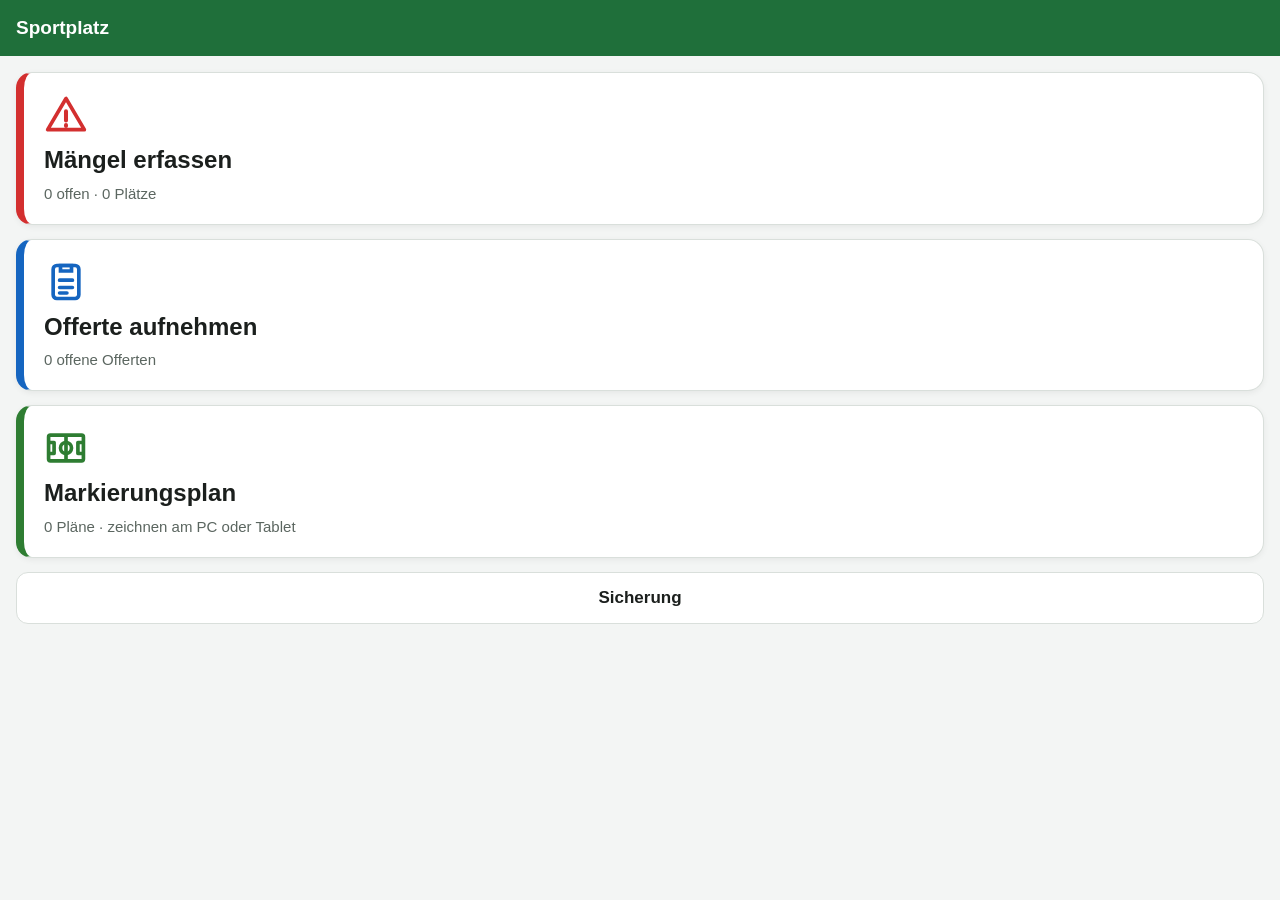
<file: index.html>
<!doctype html>
<html lang="de-CH">
<head>
  <meta charset="utf-8">
  <meta name="viewport" content="width=device-width, initial-scale=1, viewport-fit=cover">
  <title>Mängel Sportplatz</title>
  <meta name="theme-color" content="#1f6f3a">
  <meta name="apple-mobile-web-app-capable" content="yes">
  <meta name="mobile-web-app-capable" content="yes">
  <meta name="apple-mobile-web-app-status-bar-style" content="default">
  <meta name="apple-mobile-web-app-title" content="Mängel">
  <link rel="manifest" href="manifest.webmanifest">
  <link rel="icon" type="image/png" sizes="192x192" href="icons/icon-192.png">
  <link rel="apple-touch-icon" href="icons/apple-touch-icon.png">
  <link rel="stylesheet" href="vendor/leaflet-1.9.4/leaflet.css">
  <link rel="stylesheet" href="css/app.css">
</head>
<body>
  <header class="kopf">
    <button type="button" id="zurueck" class="kopf-knopf" aria-label="Zurück" hidden>
      <svg viewBox="0 0 24 24" width="28" height="28" aria-hidden="true"><path d="M15 5l-7 7 7 7" fill="none" stroke="currentColor" stroke-width="2.5" stroke-linecap="round" stroke-linejoin="round"/></svg>
    </button>
    <h1 id="titel">Plätze</h1>
    <button type="button" id="kopf-aktion" class="kopf-knopf text" hidden></button>
  </header>
  <main id="ansicht"></main>
  <div id="meldung" class="meldung" role="status" aria-live="polite" hidden></div>

  <noscript>Diese App braucht JavaScript.</noscript>
  <script src="vendor/leaflet-1.9.4/leaflet.js"></script>
  <script type="module" src="js/app.js"></script>
</body>
</html>
</file>
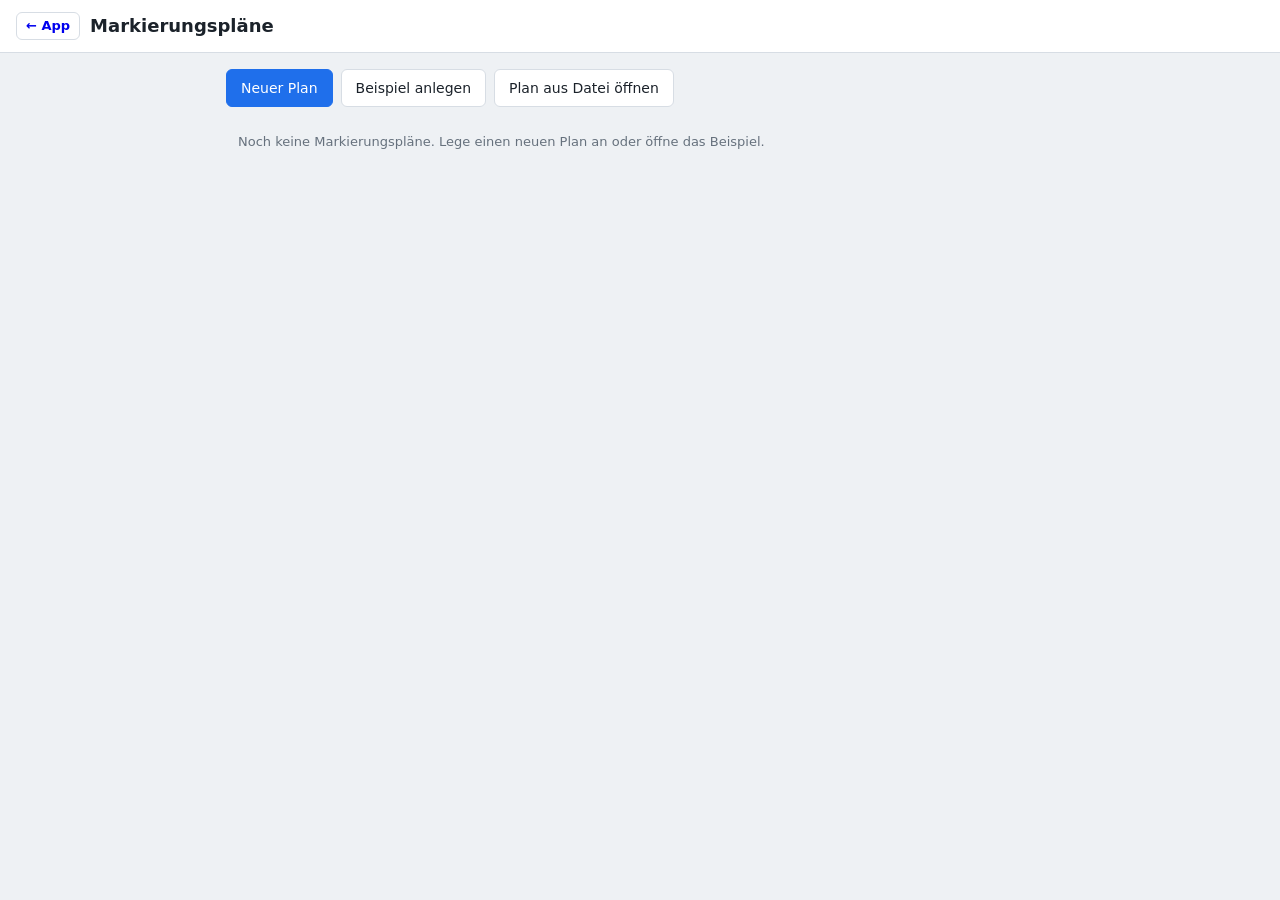
<file: markierung.html>
<!doctype html>
<html lang="de-CH">
<head>
  <meta charset="utf-8">
  <meta name="viewport" content="width=device-width, initial-scale=1, viewport-fit=cover">
  <title>Markierungspläne</title>
  <meta name="theme-color" content="#1f6f3a">
  <link rel="manifest" href="manifest.webmanifest">
  <link rel="icon" type="image/png" sizes="192x192" href="icons/icon-192.png">
  <link rel="apple-touch-icon" href="icons/apple-touch-icon.png">
  <link rel="stylesheet" href="css/markierung.css">
</head>
<body>

<!-- ===== Liste der Markierungspläne ===== -->
<div id="liste">
  <div class="liste-kopf">
    <a class="btn zurueck" href="index.html#/">← App</a>
    <h1>Markierungspläne</h1>
  </div>
  <div class="liste-inhalt">
    <p class="hinweis-handy">Auf dem Handy kannst du Pläne ansehen, Warnungen prüfen und das PDF holen. Bearbeiten geht am PC oder Tablet.</p>
    <div class="liste-knoepfe">
      <button class="btn primary nur-pc" id="lNeu">Neuer Plan</button>
      <button class="btn nur-pc" id="lBeispiel">Beispiel anlegen</button>
      <button class="btn" id="lOeffnen">Plan aus Datei öffnen</button>
    </div>
    <ul id="plan-liste"></ul>
  </div>
</div>

<!-- ===== Planer ===== -->
<div id="planer">
<header>
  <a class="btn zurueck" href="#/" title="Zurück zur Liste der Pläne">← Pläne</a>
  <input id="projName" title="Name des Plans" spellcheck="false">
  <div class="sep nur-pc"></div>
  <button class="btn nur-pc" id="bUndo" title="Rückgängig (Ctrl+Z)">↶</button>
  <button class="btn nur-pc" id="bRedo" title="Wiederholen (Ctrl+Y)">↷</button>
  <span class="wcount" id="wcount" title="Warnungen anzeigen"></span>
  <div class="spacer"></div>
  <details class="menu" id="mAnsicht"><summary class="btn">Ansicht ▾</summary>
    <div class="pop pop-r">
      <div class="pop-t">Anzeigen</div>
      <label class="mchk"><input type="checkbox" id="sGrid"> Raster</label>
      <label class="mchk"><input type="checkbox" id="sSafety"> Sicherheitszonen</label>
      <label class="mchk"><input type="checkbox" id="sDims"> Abstände zum Platzrand</label>
      <label class="mchk"><input type="checkbox" id="sNotes"> Beschriftung</label>
      <label class="mchk"><input type="checkbox" id="sThick"> Linien betonen</label>
      <label class="mchk nur-pc"><input type="checkbox" id="sGaps"> Kreuzungen unterbrechen</label>
      <label class="mchk"><input type="checkbox" id="sUnterlage"> CAD-Unterlage</label>
      <div class="pop-t nur-pc">Beim Ziehen</div>
      <label class="mchk nur-pc" title="Am Platzrand, in der Platzmitte und an der Sicherheitszone einrasten (Alt gedrückt = ohne)"><input type="checkbox" id="sMagnet"> Einrasten</label>
      <label class="mchk nur-pc">Fang <select id="sSnap"><option value="0">aus</option><option value="0.01">1 cm</option><option value="0.05">5 cm</option><option value="0.1">10 cm</option><option value="0.5">50 cm</option><option value="1">1 m</option></select></label>
    </div>
  </details>
  <details class="menu" id="mExport"><summary class="btn">Ausgabe ▾</summary>
    <div class="pop pop-r">
      <button data-exp="json" title="Zum Weitergeben oder als Sicherung (Ctrl+S)">Plan als Datei speichern</button>
      <hr>
      <button data-exp="print">Plan drucken / als PDF</button>
      <button data-exp="dxf">DXF für CAD (Meter)</button>
      <button data-exp="svg">SVG (Vektorgrafik)</button>
      <button data-exp="csv">Mengenliste (CSV)</button>
      <button data-exp="pts">Einbauteile mit Koordinaten (CSV)</button>
    </div>
  </details>
  <button class="btn nur-pc" id="bHilfe" title="Bedienung">?</button>
</header>

<div id="app">
  <aside id="left">
    <!-- Abschnitte: Titel anklicken = ein-/zuklappen (Zustand wird auf dem Gerät gemerkt) -->
    <section class="nur-pc ab" data-ab="platz">
      <h3 class="abk"><button class="abk-b" data-ab="platz" aria-expanded="true"><span class="pfeil"></span>1 · Platz</button><span class="abk-z" id="zPlatz"></span></h3>
      <div class="ab-inhalt">
        <div class="g2">
          <label class="fld"><span>Länge <em>(m)</em></span><input type="number" id="pL" step="0.5" min="5" max="300"></label>
          <label class="fld"><span>Breite <em>(m)</em></span><input type="number" id="pB" step="0.5" min="5" max="300"></label>
        </div>
        <label class="fld" title="Der Belagsrand ist die Grenze für alle Prüfungen"><span>Belag</span><select id="pBelag"></select></label>
        <div id="randInfo"></div>
      </div>
    </section>
    <section class="nur-pc ab" data-ab="unterlage">
      <h3 class="abk"><button class="abk-b" data-ab="unterlage" aria-expanded="true"><span class="pfeil"></span>2 · CAD-Unterlage</button><span class="abk-z" id="zUnterlage"></span><button class="ib" id="uAuge" title="Unterlage ein-/ausblenden" hidden></button></h3>
      <div class="ab-inhalt"><div id="uBox"></div></div>
    </section>
    <section class="nur-pc ab" data-ab="feld">
      <h3 class="abk"><button class="abk-b" data-ab="feld" aria-expanded="true"><span class="pfeil"></span>3 · Feld hinzufügen</button><span class="abk-z" id="zFeld"></span></h3>
      <div class="ab-inhalt">
        <label class="fld"><span>Sportart</span><select id="addSport"></select></label>
        <label class="fld"><span>Normstufe</span><select id="addStufe"></select></label>
        <div class="small muted" id="addInfo" style="margin-bottom:8px"></div>
        <button class="btn primary wide" id="bAdd">Feld auf den Platz setzen</button>
      </div>
    </section>
    <section class="ab" data-ab="liste">
      <h3 class="abk"><button class="abk-b" data-ab="liste" aria-expanded="true"><span class="pfeil"></span>Felder im Plan</button><span class="abk-z" id="zListe"></span></h3>
      <div class="ab-inhalt"><div id="list"></div></div>
    </section>
  </aside>

  <main id="stage">
    <svg id="svg" xmlns="http://www.w3.org/2000/svg"><g id="vp"><g id="grund"></g><g id="unterlage"></g><g id="content"></g><g id="overlay"></g></g></svg>
    <div class="hud tc" id="modusHint" hidden></div>
    <div class="hud bl"><div id="scalebar"><div class="bar"></div><span></span></div></div>
    <div class="hud br" id="coords"></div>
    <div class="hud tr"><button id="zIn" title="Vergrössern">+</button><button id="zOut" title="Verkleinern">−</button><button id="zFit" title="Platz einpassen (F)">⤢</button></div>
  </main>

  <aside id="right">
    <div class="tabs">
      <button data-tab="props" class="on">Feld</button>
      <button data-tab="warn">Warnungen</button>
      <button data-tab="qty">Mengen</button>
      <button data-tab="pts">Einbauteile</button>
    </div>
    <div class="tabbody" id="tab-props"></div>
    <div class="tabbody" id="tab-warn" hidden></div>
    <div class="tabbody" id="tab-qty" hidden></div>
    <div class="tabbody" id="tab-pts" hidden></div>
  </aside>
</div>
</div>

<input type="file" id="fileIn" accept=".json,application/json" hidden>
<input type="file" id="dxfIn" accept=".dxf" hidden>

<dialog id="dlgHilfe" class="hilfe">
  <h2>Bedienung</h2>
  <h4>Platz</h4>
  <ul class="help">
    <li>Der Belagsrand ist die Grenze für alle Prüfungen.</li>
    <li>Koordinaten: ab Platzecke oben links, X nach rechts, Y nach unten.</li>
    <li>Der Plan wird automatisch gespeichert.</li>
  </ul>
  <h4>Felder</h4>
  <ul class="help">
    <li>Feld anklicken = auswählen, ziehen = verschieben. Nochmals klicken = darunterliegendes Feld wählen.</li>
    <li>Runder Griff = drehen (15°-Schritte, <kbd>Shift</kbd> = 1°).</li>
    <li>Beim Ziehen rastet das Feld am Platzrand, in der Platzmitte und an der Sicherheitszone ein (blaue Hilfslinie). <kbd>Alt</kbd> gedrückt halten = ohne Einrasten. Ein- und ausschalten unter «Ansicht».</li>
    <li>Pfeiltasten = 1 cm verschieben (<kbd>Shift</kbd>: 10 cm, <kbd>Ctrl</kbd>: 1 m), ohne Einrasten.</li>
    <li>Felder im Plan: Zeile nach oben oder unten ziehen = Priorität ändern (Tablet: am Griff ⠿). Zwischen zwei Zeilen loslassen = eigene Priorität, auf eine Zeile = gleiche Priorität wie diese. <kbd>Esc</kbd> = abbrechen.</li>
    <li>Weitsprung: Beim Ändern von Anlauf, Optionen und Drehung bleibt die Grube stehen. Die Grube darf über den Platzrand hinaus.</li>
  </ul>
  <h4>CAD-Unterlage</h4>
  <ul class="help">
    <li>DXF vom Architekten laden (auch binäres DXF; DWG zuerst als DXF speichern). Ebenen einzeln ausblenden.</li>
    <li>«Ausrichten»: Kante anklicken, die gerade werden soll, dann den Eckpunkt, der auf die Platzecke oben links kommt.</li>
    <li>«Platzrand übernehmen»: den Platzrand anklicken (geschlossene Linien werden bevorzugt) oder in die Platzfläche klicken (kleinste geschlossene Linie um den Punkt). Die gelbe Vorschau zeigt, was übernommen wird. Der Platz wird zum Vieleck, die längste Kante liegt waagrecht; alle Prüfungen gelten dann für den echten Rand.</li>
  </ul>
  <h4>Ansicht und Tasten</h4>
  <ul class="help">
    <li>Leere Fläche ziehen = Ansicht verschieben, Mausrad oder zwei Finger = Zoom, <kbd>F</kbd> = Platz einpassen.</li>
    <li><kbd>R</kbd> / <kbd>Shift</kbd>+<kbd>R</kbd> = 90° drehen, <kbd>Ctrl</kbd>+<kbd>D</kbd> = duplizieren, <kbd>Entf</kbd> = löschen.</li>
    <li><kbd>Ctrl</kbd>+<kbd>Z</kbd> / <kbd>Ctrl</kbd>+<kbd>Y</kbd> = rückgängig / wiederholen, <kbd>Ctrl</kbd>+<kbd>S</kbd> = Plan als Datei speichern.</li>
    <li>Abschnitte links: Titel anklicken = ein- oder zuklappen.</li>
  </ul>
  <div class="dlgbtns"><button class="btn primary" id="hilfeZu">Schliessen</button></div>
</dialog>

<dialog id="dlgPrint">
  <h2>Plan drucken / als PDF speichern</h2>
  <label class="fld"><span>Titel</span><input type="text" id="prTitle"></label>
  <div class="g2">
    <label class="fld"><span>Papier</span><select id="prPaper"><option value="A4L">A4 quer</option><option value="A4P">A4 hoch</option><option value="A3L" selected>A3 quer</option><option value="A3P">A3 hoch</option></select></label>
    <label class="fld"><span>Massstab</span><select id="prScale"><option value="fit">automatisch</option><option value="100">1:100</option><option value="200">1:200</option><option value="250">1:250</option><option value="500">1:500</option><option value="1000">1:1000</option></select></label>
  </div>
  <label class="chk"><input type="checkbox" id="prThick" checked> Linien für den Druck betonen (mind. 0.2 mm)</label>
  <label class="chk"><input type="checkbox" id="prSafety" checked> Sicherheitszonen einzeichnen</label>
  <label class="chk"><input type="checkbox" id="prWarn" checked> Warnliste auf dem Plan</label>
  <label class="chk"><input type="checkbox" id="prLage" checked> Lagemasse der Felder (Massketten am Platzrand)</label>
  <label class="chk"><input type="checkbox" id="prDetail" checked> Detailblatt pro Feld mit Massen und Eckpunkten zum Einmessen</label>
  <label class="chk"><input type="checkbox" id="prQty" checked> Mengen und Einbauteile auf der letzten Seite</label>
  <label class="chk" id="prUnterlageZeile" hidden><input type="checkbox" id="prUnterlage" checked> CAD-Unterlage hellgrau mitdrucken</label>
  <div class="info" id="prInfo"></div>
  <p class="small muted">Im Druckdialog «Als PDF speichern» wählen und die Skalierung auf 100 % lassen, damit der Massstab stimmt.</p>
  <div class="dlgbtns"><button class="btn" id="prCancel">Abbrechen</button><button class="btn primary" id="prGo">Drucken …</button></div>
</dialog>

<div id="meldung" class="meldung" role="status" aria-live="polite" hidden></div>
<div id="printArea"></div>

<noscript>Diese Seite braucht JavaScript.</noscript>
<script type="module" src="js/markierung/planer.js"></script>
</body>
</html>
</file>
<file: vendor/leaflet-1.9.4/leaflet.css>
/* required styles */

.leaflet-pane,
.leaflet-tile,
.leaflet-marker-icon,
.leaflet-marker-shadow,
.leaflet-tile-container,
.leaflet-pane > svg,
.leaflet-pane > canvas,
.leaflet-zoom-box,
.leaflet-image-layer,
.leaflet-layer {
	position: absolute;
	left: 0;
	top: 0;
	}
.leaflet-container {
	overflow: hidden;
	}
.leaflet-tile,
.leaflet-marker-icon,
.leaflet-marker-shadow {
	-webkit-user-select: none;
	   -moz-user-select: none;
	        user-select: none;
	  -webkit-user-drag: none;
	}
/* Prevents IE11 from highlighting tiles in blue */
.leaflet-tile::selection {
	background: transparent;
}
/* Safari renders non-retina tile on retina better with this, but Chrome is worse */
.leaflet-safari .leaflet-tile {
	image-rendering: -webkit-optimize-contrast;
	}
/* hack that prevents hw layers "stretching" when loading new tiles */
.leaflet-safari .leaflet-tile-container {
	width: 1600px;
	height: 1600px;
	-webkit-transform-origin: 0 0;
	}
.leaflet-marker-icon,
.leaflet-marker-shadow {
	display: block;
	}
/* .leaflet-container svg: reset svg max-width decleration shipped in Joomla! (joomla.org) 3.x */
/* .leaflet-container img: map is broken in FF if you have max-width: 100% on tiles */
.leaflet-container .leaflet-overlay-pane svg {
	max-width: none !important;
	max-height: none !important;
	}
.leaflet-container .leaflet-marker-pane img,
.leaflet-container .leaflet-shadow-pane img,
.leaflet-container .leaflet-tile-pane img,
.leaflet-container img.leaflet-image-layer,
.leaflet-container .leaflet-tile {
	max-width: none !important;
	max-height: none !important;
	width: auto;
	padding: 0;
	}

.leaflet-container img.leaflet-tile {
	/* See: https://bugs.chromium.org/p/chromium/issues/detail?id=600120 */
	mix-blend-mode: plus-lighter;
}

.leaflet-container.leaflet-touch-zoom {
	-ms-touch-action: pan-x pan-y;
	touch-action: pan-x pan-y;
	}
.leaflet-container.leaflet-touch-drag {
	-ms-touch-action: pinch-zoom;
	/* Fallback for FF which doesn't support pinch-zoom */
	touch-action: none;
	touch-action: pinch-zoom;
}
.leaflet-container.leaflet-touch-drag.leaflet-touch-zoom {
	-ms-touch-action: none;
	touch-action: none;
}
.leaflet-container {
	-webkit-tap-highlight-color: transparent;
}
.leaflet-container a {
	-webkit-tap-highlight-color: rgba(51, 181, 229, 0.4);
}
.leaflet-tile {
	filter: inherit;
	visibility: hidden;
	}
.leaflet-tile-loaded {
	visibility: inherit;
	}
.leaflet-zoom-box {
	width: 0;
	height: 0;
	-moz-box-sizing: border-box;
	     box-sizing: border-box;
	z-index: 800;
	}
/* workaround for https://bugzilla.mozilla.org/show_bug.cgi?id=888319 */
.leaflet-overlay-pane svg {
	-moz-user-select: none;
	}

.leaflet-pane         { z-index: 400; }

.leaflet-tile-pane    { z-index: 200; }
.leaflet-overlay-pane { z-index: 400; }
.leaflet-shadow-pane  { z-index: 500; }
.leaflet-marker-pane  { z-index: 600; }
.leaflet-tooltip-pane   { z-index: 650; }
.leaflet-popup-pane   { z-index: 700; }

.leaflet-map-pane canvas { z-index: 100; }
.leaflet-map-pane svg    { z-index: 200; }

.leaflet-vml-shape {
	width: 1px;
	height: 1px;
	}
.lvml {
	behavior: url(#default#VML);
	display: inline-block;
	position: absolute;
	}


/* control positioning */

.leaflet-control {
	position: relative;
	z-index: 800;
	pointer-events: visiblePainted; /* IE 9-10 doesn't have auto */
	pointer-events: auto;
	}
.leaflet-top,
.leaflet-bottom {
	position: absolute;
	z-index: 1000;
	pointer-events: none;
	}
.leaflet-top {
	top: 0;
	}
.leaflet-right {
	right: 0;
	}
.leaflet-bottom {
	bottom: 0;
	}
.leaflet-left {
	left: 0;
	}
.leaflet-control {
	float: left;
	clear: both;
	}
.leaflet-right .leaflet-control {
	float: right;
	}
.leaflet-top .leaflet-control {
	margin-top: 10px;
	}
.leaflet-bottom .leaflet-control {
	margin-bottom: 10px;
	}
.leaflet-left .leaflet-control {
	margin-left: 10px;
	}
.leaflet-right .leaflet-control {
	margin-right: 10px;
	}


/* zoom and fade animations */

.leaflet-fade-anim .leaflet-popup {
	opacity: 0;
	-webkit-transition: opacity 0.2s linear;
	   -moz-transition: opacity 0.2s linear;
	        transition: opacity 0.2s linear;
	}
.leaflet-fade-anim .leaflet-map-pane .leaflet-popup {
	opacity: 1;
	}
.leaflet-zoom-animated {
	-webkit-transform-origin: 0 0;
	    -ms-transform-origin: 0 0;
	        transform-origin: 0 0;
	}
svg.leaflet-zoom-animated {
	will-change: transform;
}

.leaflet-zoom-anim .leaflet-zoom-animated {
	-webkit-transition: -webkit-transform 0.25s cubic-bezier(0,0,0.25,1);
	   -moz-transition:    -moz-transform 0.25s cubic-bezier(0,0,0.25,1);
	        transition:         transform 0.25s cubic-bezier(0,0,0.25,1);
	}
.leaflet-zoom-anim .leaflet-tile,
.leaflet-pan-anim .leaflet-tile {
	-webkit-transition: none;
	   -moz-transition: none;
	        transition: none;
	}

.leaflet-zoom-anim .leaflet-zoom-hide {
	visibility: hidden;
	}


/* cursors */

.leaflet-interactive {
	cursor: pointer;
	}
.leaflet-grab {
	cursor: -webkit-grab;
	cursor:    -moz-grab;
	cursor:         grab;
	}
.leaflet-crosshair,
.leaflet-crosshair .leaflet-interactive {
	cursor: crosshair;
	}
.leaflet-popup-pane,
.leaflet-control {
	cursor: auto;
	}
.leaflet-dragging .leaflet-grab,
.leaflet-dragging .leaflet-grab .leaflet-interactive,
.leaflet-dragging .leaflet-marker-draggable {
	cursor: move;
	cursor: -webkit-grabbing;
	cursor:    -moz-grabbing;
	cursor:         grabbing;
	}

/* marker & overlays interactivity */
.leaflet-marker-icon,
.leaflet-marker-shadow,
.leaflet-image-layer,
.leaflet-pane > svg path,
.leaflet-tile-container {
	pointer-events: none;
	}

.leaflet-marker-icon.leaflet-interactive,
.leaflet-image-layer.leaflet-interactive,
.leaflet-pane > svg path.leaflet-interactive,
svg.leaflet-image-layer.leaflet-interactive path {
	pointer-events: visiblePainted; /* IE 9-10 doesn't have auto */
	pointer-events: auto;
	}

/* visual tweaks */

.leaflet-container {
	background: #ddd;
	outline-offset: 1px;
	}
.leaflet-container a {
	color: #0078A8;
	}
.leaflet-zoom-box {
	border: 2px dotted #38f;
	background: rgba(255,255,255,0.5);
	}


/* general typography */
.leaflet-container {
	font-family: "Helvetica Neue", Arial, Helvetica, sans-serif;
	font-size: 12px;
	font-size: 0.75rem;
	line-height: 1.5;
	}


/* general toolbar styles */

.leaflet-bar {
	box-shadow: 0 1px 5px rgba(0,0,0,0.65);
	border-radius: 4px;
	}
.leaflet-bar a {
	background-color: #fff;
	border-bottom: 1px solid #ccc;
	width: 26px;
	height: 26px;
	line-height: 26px;
	display: block;
	text-align: center;
	text-decoration: none;
	color: black;
	}
.leaflet-bar a,
.leaflet-control-layers-toggle {
	background-position: 50% 50%;
	background-repeat: no-repeat;
	display: block;
	}
.leaflet-bar a:hover,
.leaflet-bar a:focus {
	background-color: #f4f4f4;
	}
.leaflet-bar a:first-child {
	border-top-left-radius: 4px;
	border-top-right-radius: 4px;
	}
.leaflet-bar a:last-child {
	border-bottom-left-radius: 4px;
	border-bottom-right-radius: 4px;
	border-bottom: none;
	}
.leaflet-bar a.leaflet-disabled {
	cursor: default;
	background-color: #f4f4f4;
	color: #bbb;
	}

.leaflet-touch .leaflet-bar a {
	width: 30px;
	height: 30px;
	line-height: 30px;
	}
.leaflet-touch .leaflet-bar a:first-child {
	border-top-left-radius: 2px;
	border-top-right-radius: 2px;
	}
.leaflet-touch .leaflet-bar a:last-child {
	border-bottom-left-radius: 2px;
	border-bottom-right-radius: 2px;
	}

/* zoom control */

.leaflet-control-zoom-in,
.leaflet-control-zoom-out {
	font: bold 18px 'Lucida Console', Monaco, monospace;
	text-indent: 1px;
	}

.leaflet-touch .leaflet-control-zoom-in, .leaflet-touch .leaflet-control-zoom-out  {
	font-size: 22px;
	}


/* layers control */

.leaflet-control-layers {
	box-shadow: 0 1px 5px rgba(0,0,0,0.4);
	background: #fff;
	border-radius: 5px;
	}
.leaflet-control-layers-toggle {
	background-image: url(images/layers.png);
	width: 36px;
	height: 36px;
	}
.leaflet-retina .leaflet-control-layers-toggle {
	background-image: url(images/layers-2x.png);
	background-size: 26px 26px;
	}
.leaflet-touch .leaflet-control-layers-toggle {
	width: 44px;
	height: 44px;
	}
.leaflet-control-layers .leaflet-control-layers-list,
.leaflet-control-layers-expanded .leaflet-control-layers-toggle {
	display: none;
	}
.leaflet-control-layers-expanded .leaflet-control-layers-list {
	display: block;
	position: relative;
	}
.leaflet-control-layers-expanded {
	padding: 6px 10px 6px 6px;
	color: #333;
	background: #fff;
	}
.leaflet-control-layers-scrollbar {
	overflow-y: scroll;
	overflow-x: hidden;
	padding-right: 5px;
	}
.leaflet-control-layers-selector {
	margin-top: 2px;
	position: relative;
	top: 1px;
	}
.leaflet-control-layers label {
	display: block;
	font-size: 13px;
	font-size: 1.08333em;
	}
.leaflet-control-layers-separator {
	height: 0;
	border-top: 1px solid #ddd;
	margin: 5px -10px 5px -6px;
	}

/* Default icon URLs */
.leaflet-default-icon-path { /* used only in path-guessing heuristic, see L.Icon.Default */
	background-image: url(images/marker-icon.png);
	}


/* attribution and scale controls */

.leaflet-container .leaflet-control-attribution {
	background: #fff;
	background: rgba(255, 255, 255, 0.8);
	margin: 0;
	}
.leaflet-control-attribution,
.leaflet-control-scale-line {
	padding: 0 5px;
	color: #333;
	line-height: 1.4;
	}
.leaflet-control-attribution a {
	text-decoration: none;
	}
.leaflet-control-attribution a:hover,
.leaflet-control-attribution a:focus {
	text-decoration: underline;
	}
.leaflet-attribution-flag {
	display: inline !important;
	vertical-align: baseline !important;
	width: 1em;
	height: 0.6669em;
	}
.leaflet-left .leaflet-control-scale {
	margin-left: 5px;
	}
.leaflet-bottom .leaflet-control-scale {
	margin-bottom: 5px;
	}
.leaflet-control-scale-line {
	border: 2px solid #777;
	border-top: none;
	line-height: 1.1;
	padding: 2px 5px 1px;
	white-space: nowrap;
	-moz-box-sizing: border-box;
	     box-sizing: border-box;
	background: rgba(255, 255, 255, 0.8);
	text-shadow: 1px 1px #fff;
	}
.leaflet-control-scale-line:not(:first-child) {
	border-top: 2px solid #777;
	border-bottom: none;
	margin-top: -2px;
	}
.leaflet-control-scale-line:not(:first-child):not(:last-child) {
	border-bottom: 2px solid #777;
	}

.leaflet-touch .leaflet-control-attribution,
.leaflet-touch .leaflet-control-layers,
.leaflet-touch .leaflet-bar {
	box-shadow: none;
	}
.leaflet-touch .leaflet-control-layers,
.leaflet-touch .leaflet-bar {
	border: 2px solid rgba(0,0,0,0.2);
	background-clip: padding-box;
	}


/* popup */

.leaflet-popup {
	position: absolute;
	text-align: center;
	margin-bottom: 20px;
	}
.leaflet-popup-content-wrapper {
	padding: 1px;
	text-align: left;
	border-radius: 12px;
	}
.leaflet-popup-content {
	margin: 13px 24px 13px 20px;
	line-height: 1.3;
	font-size: 13px;
	font-size: 1.08333em;
	min-height: 1px;
	}
.leaflet-popup-content p {
	margin: 17px 0;
	margin: 1.3em 0;
	}
.leaflet-popup-tip-container {
	width: 40px;
	height: 20px;
	position: absolute;
	left: 50%;
	margin-top: -1px;
	margin-left: -20px;
	overflow: hidden;
	pointer-events: none;
	}
.leaflet-popup-tip {
	width: 17px;
	height: 17px;
	padding: 1px;

	margin: -10px auto 0;
	pointer-events: auto;

	-webkit-transform: rotate(45deg);
	   -moz-transform: rotate(45deg);
	    -ms-transform: rotate(45deg);
	        transform: rotate(45deg);
	}
.leaflet-popup-content-wrapper,
.leaflet-popup-tip {
	background: white;
	color: #333;
	box-shadow: 0 3px 14px rgba(0,0,0,0.4);
	}
.leaflet-container a.leaflet-popup-close-button {
	position: absolute;
	top: 0;
	right: 0;
	border: none;
	text-align: center;
	width: 24px;
	height: 24px;
	font: 16px/24px Tahoma, Verdana, sans-serif;
	color: #757575;
	text-decoration: none;
	background: transparent;
	}
.leaflet-container a.leaflet-popup-close-button:hover,
.leaflet-container a.leaflet-popup-close-button:focus {
	color: #585858;
	}
.leaflet-popup-scrolled {
	overflow: auto;
	}

.leaflet-oldie .leaflet-popup-content-wrapper {
	-ms-zoom: 1;
	}
.leaflet-oldie .leaflet-popup-tip {
	width: 24px;
	margin: 0 auto;

	-ms-filter: "progid:DXImageTransform.Microsoft.Matrix(M11=0.70710678, M12=0.70710678, M21=-0.70710678, M22=0.70710678)";
	filter: progid:DXImageTransform.Microsoft.Matrix(M11=0.70710678, M12=0.70710678, M21=-0.70710678, M22=0.70710678);
	}

.leaflet-oldie .leaflet-control-zoom,
.leaflet-oldie .leaflet-control-layers,
.leaflet-oldie .leaflet-popup-content-wrapper,
.leaflet-oldie .leaflet-popup-tip {
	border: 1px solid #999;
	}


/* div icon */

.leaflet-div-icon {
	background: #fff;
	border: 1px solid #666;
	}


/* Tooltip */
/* Base styles for the element that has a tooltip */
.leaflet-tooltip {
	position: absolute;
	padding: 6px;
	background-color: #fff;
	border: 1px solid #fff;
	border-radius: 3px;
	color: #222;
	white-space: nowrap;
	-webkit-user-select: none;
	-moz-user-select: none;
	-ms-user-select: none;
	user-select: none;
	pointer-events: none;
	box-shadow: 0 1px 3px rgba(0,0,0,0.4);
	}
.leaflet-tooltip.leaflet-interactive {
	cursor: pointer;
	pointer-events: auto;
	}
.leaflet-tooltip-top:before,
.leaflet-tooltip-bottom:before,
.leaflet-tooltip-left:before,
.leaflet-tooltip-right:before {
	position: absolute;
	pointer-events: none;
	border: 6px solid transparent;
	background: transparent;
	content: "";
	}

/* Directions */

.leaflet-tooltip-bottom {
	margin-top: 6px;
}
.leaflet-tooltip-top {
	margin-top: -6px;
}
.leaflet-tooltip-bottom:before,
.leaflet-tooltip-top:before {
	left: 50%;
	margin-left: -6px;
	}
.leaflet-tooltip-top:before {
	bottom: 0;
	margin-bottom: -12px;
	border-top-color: #fff;
	}
.leaflet-tooltip-bottom:before {
	top: 0;
	margin-top: -12px;
	margin-left: -6px;
	border-bottom-color: #fff;
	}
.leaflet-tooltip-left {
	margin-left: -6px;
}
.leaflet-tooltip-right {
	margin-left: 6px;
}
.leaflet-tooltip-left:before,
.leaflet-tooltip-right:before {
	top: 50%;
	margin-top: -6px;
	}
.leaflet-tooltip-left:before {
	right: 0;
	margin-right: -12px;
	border-left-color: #fff;
	}
.leaflet-tooltip-right:before {
	left: 0;
	margin-left: -12px;
	border-right-color: #fff;
	}

/* Printing */

@media print {
	/* Prevent printers from removing background-images of controls. */
	.leaflet-control {
		-webkit-print-color-adjust: exact;
		print-color-adjust: exact;
		}
	}
</file>
<file: css/app.css>
/* Mängel-App Sportplatz – für die Bedienung mit dem Daumen */

:root {
  --gruen: #1f6f3a;
  --gruen-hell: #e7f2ea;
  --text: #1b1f1d;
  --text-2: #5b6660;
  --linie: #d9dfdb;
  --flaeche: #ffffff;
  --hintergrund: #f3f5f4;
  --gefahr: #c62828;
  --radius: 12px;
  --unten: env(safe-area-inset-bottom, 0px);
  color-scheme: light;
}

* { box-sizing: border-box; }

html, body { margin: 0; height: 100%; }

body {
  display: flex;
  flex-direction: column;
  height: 100dvh;
  font: 17px/1.4 -apple-system, BlinkMacSystemFont, "Segoe UI", Roboto, Helvetica, Arial, sans-serif;
  color: var(--text);
  background: var(--hintergrund);
  -webkit-tap-highlight-color: transparent;
  overscroll-behavior-y: none;
}

/* ---------- Kopfzeile ---------- */

.kopf {
  flex: none;
  display: flex;
  align-items: center;
  gap: 4px;
  min-height: 56px;
  padding: env(safe-area-inset-top, 0px) 8px 0;
  padding-left: max(8px, env(safe-area-inset-left));
  padding-right: max(8px, env(safe-area-inset-right));
  background: var(--gruen);
  color: #fff;
  z-index: 1000;
}

.kopf h1 {
  flex: 1;
  margin: 0 8px;
  font-size: 19px;
  font-weight: 600;
  white-space: nowrap;
  overflow: hidden;
  text-overflow: ellipsis;
}

.kopf-knopf {
  display: inline-flex;
  align-items: center;
  justify-content: center;
  min-width: 48px;
  min-height: 48px;
  padding: 0 8px;
  border: 0;
  border-radius: 10px;
  background: transparent;
  color: inherit;
  font: inherit;
  font-weight: 600;
  cursor: pointer;
}
.kopf-knopf:active { background: rgba(255, 255, 255, 0.18); }
.kopf-knopf[hidden] { display: none; }

/* ---------- Hauptbereich ---------- */

#ansicht {
  flex: 1;
  min-height: 0;
  overflow-y: auto;
  -webkit-overflow-scrolling: touch;
  display: flex;
  flex-direction: column;
}
#ansicht > * { flex: none; }
#ansicht.voll { overflow: hidden; }
#ansicht.voll > .karte-rahmen { flex: 1; }

.aktionen {
  position: sticky;
  bottom: 0;
  margin-top: auto;
  display: flex;
  gap: 10px;
  padding: 10px 16px calc(10px + var(--unten));
  background: rgba(243, 245, 244, 0.96);
  border-top: 1px solid var(--linie);
  z-index: 900;
}
.aktionen .knopf { flex: 1; }

/* ---------- Knöpfe ---------- */

.knopf {
  display: inline-flex;
  align-items: center;
  justify-content: center;
  min-height: 52px;
  padding: 0 18px;
  border: 1px solid var(--linie);
  border-radius: var(--radius);
  background: var(--flaeche);
  color: var(--text);
  font: inherit;
  font-weight: 600;
  text-decoration: none;
  text-align: center;
  cursor: pointer;
  user-select: none;
}
.knopf:active { filter: brightness(0.92); }
.knopf:disabled { opacity: 0.5; }
.knopf.haupt { background: var(--gruen); border-color: var(--gruen); color: #fff; font-size: 18px; min-height: 56px; }
.knopf.gefahr { color: var(--gefahr); border-color: #f0c4c4; background: #fff; margin-top: 24px; width: 100%; }
.knopf.klein { min-height: 44px; font-size: 15px; }

.knopf-reihe { display: flex; gap: 10px; }
.knopf-reihe .knopf { flex: 1; }

/* ---------- Liste der Plätze ---------- */

.liste { list-style: none; margin: 0; padding: 12px 16px; display: grid; gap: 10px; }

.eintrag {
  display: flex;
  align-items: center;
  gap: 12px;
  min-height: 72px;
  padding: 12px 16px;
  border-radius: var(--radius);
  background: var(--flaeche);
  border: 1px solid var(--linie);
  color: inherit;
  text-decoration: none;
}
.eintrag:active { background: var(--gruen-hell); }
.eintrag-text { flex: 1; min-width: 0; display: flex; flex-direction: column; }
.eintrag-titel { font-weight: 600; font-size: 18px; overflow-wrap: anywhere; }
.eintrag-unter { color: var(--text-2); font-size: 15px; }
.eintrag-zahlen { display: flex; flex-direction: column; align-items: flex-end; gap: 4px; font-size: 15px; color: var(--text-2); white-space: nowrap; }

.marke {
  display: inline-block;
  padding: 3px 10px;
  border-radius: 999px;
  color: #fff;
  font-size: 14px;
  font-weight: 600;
}
.marke.neutral { background: #e3e7e5; color: var(--text); }

.leer { padding: 40px 24px; text-align: center; color: var(--text-2); }
.leer strong { color: var(--text); font-size: 19px; }

/* ---------- Formulare ---------- */

.formular { padding: 16px; display: grid; gap: 20px; }

.feld { display: flex; flex-direction: column; gap: 6px; font-weight: 600; border: 0; margin: 0; padding: 0; min-width: 0; }
.feld legend { padding: 0; margin-bottom: 6px; }

.feld input,
.feld textarea {
  width: 100%;
  min-height: 52px;
  padding: 12px 14px;
  border: 1px solid #b9c3be;
  border-radius: 10px;
  background: #fff;
  color: var(--text);
  font: inherit;
  font-weight: 400;
  font-size: 17px; /* verhindert Zoom auf dem iPhone */
}
.feld textarea { resize: vertical; min-height: 96px; }
.feld input:focus, .feld textarea:focus { outline: 3px solid rgba(31, 111, 58, 0.35); border-color: var(--gruen); }

.hinweis { font-weight: 400; font-size: 15px; color: var(--text-2); min-height: 1em; }

.chips { display: flex; flex-wrap: wrap; gap: 8px; }
.chip {
  min-height: 48px;
  padding: 0 16px;
  border: 1px solid #b9c3be;
  border-radius: 999px;
  background: #fff;
  color: var(--text);
  font: inherit;
  font-size: 16px;
  cursor: pointer;
}
.chip.aktiv { background: var(--gruen); border-color: var(--gruen); color: #fff; font-weight: 600; }

.segmente { display: grid; grid-template-columns: repeat(3, 1fr); gap: 8px; }
.segment {
  min-height: 56px;
  border: 2px solid var(--farbe, #b9c3be);
  border-radius: var(--radius);
  background: #fff;
  color: var(--text);
  font: inherit;
  font-weight: 600;
  cursor: pointer;
}
.segment.aktiv { background: var(--farbe, var(--gruen)); border-color: var(--farbe, var(--gruen)); color: #fff; }

/* kleine Umschalter (Filter, Karte) */
.segmente.klein { gap: 0; border-radius: var(--radius); overflow: hidden; border: 1px solid #b9c3be; background: #fff; }
.segmente.klein .segment { min-height: 46px; border: 0; border-radius: 0; font-size: 16px; }
.segmente.klein .segment + .segment { border-left: 1px solid #d9dfdb; }
.segmente.klein .segment.aktiv { background: var(--gruen); color: #fff; }


/* ---------- Karte ---------- */

.karte-rahmen { position: relative; border-radius: var(--radius); overflow: hidden; border: 1px solid var(--linie); height: 46vh; min-height: 260px; }
.karte-rahmen.gross { height: 52vh; }
.karte-rahmen.klein { height: 200px; min-height: 0; }
.karte-rahmen.voll { border-radius: 0; border: 0; height: auto; min-height: 0; }
.karte { position: absolute; inset: 0; background: #dfe5e2; }

.pin {
  position: absolute;
  left: 50%;
  top: 50%;
  transform: translate(-50%, -100%);
  pointer-events: none;
  z-index: 800;
  color: var(--gefahr);
  filter: drop-shadow(0 2px 2px rgba(0, 0, 0, 0.4));
  line-height: 0;
}
.pin.pin-platz { color: var(--gruen); }
.pin-mitte {
  position: absolute;
  left: 50%;
  top: 50%;
  width: 6px;
  height: 6px;
  margin: -3px 0 0 -3px;
  border-radius: 50%;
  background: #fff;
  box-shadow: 0 0 0 1.5px #000;
  pointer-events: none;
  z-index: 801;
}

.karte-knopf {
  position: absolute;
  left: 10px;
  bottom: 10px;
  z-index: 850;
  min-height: 48px;
  padding: 0 16px;
  border: 0;
  border-radius: 999px;
  background: #fff;
  color: var(--text);
  font: inherit;
  font-weight: 600;
  box-shadow: 0 2px 6px rgba(0, 0, 0, 0.3);
  cursor: pointer;
}

.karte-info {
  position: absolute;
  left: 10px;
  bottom: 24px;
  right: 10px;
  z-index: 850;
  padding: 8px 12px;
  border-radius: 10px;
  background: rgba(255, 255, 255, 0.94);
  font-size: 15px;
  font-weight: 600;
  box-shadow: 0 1px 4px rgba(0, 0, 0, 0.25);
  width: fit-content;
}
.legende { display: flex; flex-wrap: wrap; gap: 4px 12px; margin-top: 4px; font-weight: 400; }
.legende i { display: inline-block; width: 12px; height: 12px; border-radius: 50%; margin-right: 5px; vertical-align: -1px; border: 1.5px solid #fff; box-shadow: 0 0 0 1px rgba(0,0,0,0.3); }

.punkt-icon { background: transparent; border: 0; }
.punkt {
  display: block;
  width: 26px;
  height: 26px;
  margin: 5px;
  border-radius: 50%;
  border: 3px solid #fff;
  box-shadow: 0 1px 4px rgba(0, 0, 0, 0.6);
}

/* Leaflet-Bedienelemente grösser für den Daumen */
.leaflet-touch .leaflet-bar a { width: 44px; height: 44px; line-height: 44px; font-size: 22px; }
.leaflet-touch .leaflet-control-layers-toggle { width: 48px; height: 48px; }
.leaflet-control-layers label { font-size: 16px; padding: 6px 2px; }
.leaflet-control-attribution { font-size: 11px; }

/* ---------- Detail eines Mangels ---------- */

.detail { padding: 16px; display: grid; gap: 14px; }
.foto-gross { width: 100%; max-height: 60vh; object-fit: contain; border-radius: var(--radius); background: #000; }
.kein-foto { padding: 32px; text-align: center; color: var(--text-2); background: #e3e7e5; border-radius: var(--radius); }
.detail-zeile { display: flex; flex-wrap: wrap; gap: 8px; }
.angaben { margin: 0; display: grid; grid-template-columns: auto 1fr; gap: 8px 16px; background: #fff; padding: 14px 16px; border-radius: var(--radius); border: 1px solid var(--linie); }
.angaben dt { color: var(--text-2); font-size: 15px; }
.angaben dd { margin: 0; overflow-wrap: anywhere; }
.angaben .notiz { white-space: pre-wrap; }

/* ---------- Meldung ---------- */

.meldung {
  position: fixed;
  left: 16px;
  right: 16px;
  bottom: calc(90px + var(--unten));
  z-index: 2000;
  padding: 14px 16px;
  border-radius: var(--radius);
  background: #24302a;
  color: #fff;
  text-align: center;
  font-weight: 600;
  box-shadow: 0 4px 16px rgba(0, 0, 0, 0.3);
}
.meldung.fehler { background: var(--gefahr); }
.meldung[hidden] { display: none; }

@media (min-width: 700px) {
  .formular, .detail, .liste { max-width: 680px; width: 100%; margin-left: auto; margin-right: auto; }
}

/* ---------- Etappe 2: Reiter, Filter, Liste, Erledigt ---------- */

.aktionen.spalte { flex-direction: column; gap: 8px; }
.knopf.breit { flex: 2; }
.knopf.haupt.erledigt { background: #2e7d32; border-color: #2e7d32; }
#wieder-oeffnen { width: 100%; }

.reiter { display: grid; grid-template-columns: 1fr 1fr 1fr; gap: 8px; }
.reiter a {
  display: flex;
  align-items: center;
  justify-content: center;
  min-height: 48px;
  border-radius: var(--radius);
  background: #e3e7e5;
  color: var(--text-2);
  font-weight: 600;
  text-decoration: none;
}
.reiter a.aktiv { background: var(--gruen-hell); color: var(--gruen); box-shadow: inset 0 0 0 2px var(--gruen); }

.filter { padding: 12px 16px 0; display: grid; gap: 8px; }
.filter-reihe { display: grid; grid-template-columns: 1fr 1fr; gap: 8px; }
.filter select {
  width: 100%;
  min-height: 48px;
  padding: 0 10px;
  border: 1px solid #b9c3be;
  border-radius: var(--radius);
  background: #fff;
  color: var(--text);
  font: inherit;
  font-size: 16px;
}
.filter select.gesetzt { border: 2px solid var(--gruen); background: var(--gruen-hell); font-weight: 600; }

.treffer { padding: 10px 16px 0; color: var(--text-2); font-size: 15px; display: flex; align-items: center; gap: 12px; flex-wrap: wrap; }
.link { border: 0; background: none; padding: 8px 0; color: var(--gruen); font: inherit; font-weight: 600; text-decoration: underline; cursor: pointer; }

.mangel-eintrag { gap: 12px; min-height: 84px; padding: 10px 12px; }
.mini { flex: none; width: 64px; height: 64px; border-radius: 8px; object-fit: cover; background: #e3e7e5; }
.mini.leer-bild { display: block; background: repeating-linear-gradient(45deg, #e3e7e5 0 6px, #eef1ef 6px 12px); }
.mini-rahmen { position: relative; flex: none; display: block; }
.mini-rahmen .mini { display: block; }
.mini-zahl {
  position: absolute;
  right: 3px;
  bottom: 3px;
  min-width: 22px;
  height: 22px;
  padding: 0 6px;
  border-radius: 11px;
  background: rgba(0, 0, 0, 0.65);
  color: #fff;
  font-size: 13px;
  font-weight: 700;
  line-height: 22px;
  text-align: center;
}
.eintrag-notiz { color: var(--text-2); font-size: 14px; white-space: nowrap; overflow: hidden; text-overflow: ellipsis; }
.liste .leer { padding: 32px 8px; }

.karte-umschalter {
  position: absolute;
  top: 10px;
  left: 50%;
  transform: translateX(-50%);
  z-index: 850;
  display: grid;
  grid-template-columns: 1fr 1fr;
  width: 170px;
  box-shadow: 0 1px 5px rgba(0, 0, 0, 0.3);
}

.punkt.punkt-erledigt { position: relative; }
.punkt.punkt-erledigt::after {
  content: "";
  position: absolute;
  left: 6px;
  top: 2px;
  width: 6px;
  height: 11px;
  border: solid #fff;
  border-width: 0 3px 3px 0;
  transform: rotate(45deg);
}

.zusammenfassung { display: flex; flex-direction: column; gap: 2px; padding: 12px 14px; background: #fff; border: 1px solid var(--linie); border-radius: var(--radius); }
.zusammenfassung span { color: var(--text-2); font-size: 15px; }

.vorher-nachher { display: grid; grid-template-columns: repeat(2, minmax(0, 1fr)); gap: 8px; }
.vorher-nachher figure { margin: 0; display: grid; gap: 4px; }
.vorher-nachher img { width: 100%; aspect-ratio: 3 / 4; object-fit: cover; border-radius: var(--radius); background: #000; cursor: zoom-in; }
.vorher-nachher .kein-foto { aspect-ratio: 3 / 4; display: flex; align-items: center; justify-content: center; padding: 8px; }
.vorher-nachher figcaption { text-align: center; font-weight: 600; font-size: 15px; color: var(--text-2); }
.foto-gross { cursor: zoom-in; }
/* Weitere Fotos eines Mangels klein unter dem ersten */
.foto-streifen { display: grid; grid-template-columns: repeat(4, 1fr); gap: 6px; }
.foto-streifen img { width: 100%; aspect-ratio: 1; object-fit: cover; border-radius: 8px; background: #e3e7e5; cursor: zoom-in; }
.vorher-nachher figure { align-content: start; }
.vorher-nachher .foto-streifen { grid-template-columns: repeat(2, 1fr); }
.vorher-nachher .foto-streifen img { aspect-ratio: 1; border-radius: 8px; background: #e3e7e5; }

.foto-voll {
  position: fixed;
  inset: 0;
  z-index: 3000;
  background: rgba(0, 0, 0, 0.92);
  display: flex;
  align-items: center;
  justify-content: center;
  padding: env(safe-area-inset-top, 0px) 0 env(safe-area-inset-bottom, 0px);
}
.foto-voll img { max-width: 100%; max-height: 100%; object-fit: contain; }
.foto-voll-hinweis { position: absolute; bottom: calc(16px + var(--unten)); left: 0; right: 0; text-align: center; color: #ddd; font-size: 15px; }

.update-hinweis {
  position: fixed;
  left: 12px;
  right: 12px;
  top: calc(64px + env(safe-area-inset-top, 0px));
  z-index: 2500;
  display: flex;
  align-items: center;
  justify-content: space-between;
  gap: 12px;
  padding: 10px 12px 10px 16px;
  border-radius: var(--radius);
  background: #24302a;
  color: #fff;
  font-weight: 600;
  box-shadow: 0 4px 16px rgba(0, 0, 0, 0.3);
}
.update-hinweis .knopf { flex: none; background: var(--gruen-hell); border-color: var(--gruen-hell); color: var(--gruen); }

/* ---------- Etappe 3: Sicherung, Bericht, Offline ---------- */

.reiter a { position: relative; font-size: 16px; }
.reiter a.faellig::after {
  content: "";
  position: absolute;
  top: 8px;
  right: 10px;
  width: 10px;
  height: 10px;
  border-radius: 50%;
  background: var(--gefahr);
  box-shadow: 0 0 0 2px #fff;
}

.erinnerung {
  display: flex;
  flex-direction: column;
  gap: 2px;
  margin: 12px 16px 0;
  padding: 12px 14px;
  border-radius: var(--radius);
  background: #fdecea;
  border: 1px solid #f3b9b4;
  color: #7f1d1d;
  text-decoration: none;
}
.erinnerung span { font-size: 15px; }

.karte-block {
  display: grid;
  gap: 10px;
  padding: 14px 16px;
  background: #fff;
  border: 1px solid var(--linie);
  border-radius: var(--radius);
}
.karte-block.warnung { border-color: #f3b9b4; box-shadow: inset 4px 0 0 var(--gefahr); }
.karte-block h2 { margin: 0; font-size: 18px; }
.karte-block p { margin: 0; }
.karte-block .link { justify-self: start; }
.status-zeile { font-size: 16px; }

.angaben.einfach { padding: 0; border: 0; background: none; }

.segmente.zwei { grid-template-columns: 1fr 1fr; }

.offline-zeile {
  display: flex;
  flex-wrap: wrap;
  align-items: center;
  gap: 0 10px;
  margin-top: 4px;
  font-weight: 400;
  font-size: 14px;
  color: var(--text-2);
}
.offline-zeile .link { padding: 6px 0; font-size: 14px; }

.aktionen .knopf { padding: 0 12px; }

/* ---------- Etappe 4: Start, Offerten, Messen ---------- */

[hidden] { display: none !important; }

.start { display: grid; gap: 14px; padding: 16px; }
.start-knopf {
  display: flex;
  flex-direction: column;
  align-items: flex-start;
  gap: 6px;
  min-height: 150px;
  padding: 20px;
  border-radius: 16px;
  background: #fff;
  border: 1px solid var(--linie);
  box-shadow: 0 2px 6px rgba(0, 0, 0, 0.06);
  color: var(--text);
  text-decoration: none;
}
.start-knopf:active { filter: brightness(0.95); }
.start-maengel { border-left: 8px solid #d32f2f; }
.start-maengel svg { color: #d32f2f; }
.start-offerte { border-left: 8px solid #1565c0; }
.start-offerte svg { color: #1565c0; }
.start-markierung { border-left: 8px solid #2e7d32; }
.start-markierung svg { color: #2e7d32; }
.start-titel { font-size: 24px; font-weight: 700; }
.start-unter { font-size: 15px; color: var(--text-2); }
.start-sicherung { position: relative; }
.start-sicherung.faellig::after {
  content: "";
  position: absolute;
  top: 10px;
  right: 14px;
  width: 12px;
  height: 12px;
  border-radius: 50%;
  background: var(--gefahr);
}
.erinnerung + .start { padding-top: 12px; }

.feld.gruppe { border: 1px solid var(--linie); border-radius: var(--radius); padding: 12px 14px 14px; background: #fff; gap: 12px; }
.feld.gruppe legend { padding: 0 6px; }
select.auswahl {
  width: 100%;
  min-height: 52px;
  padding: 0 12px;
  border: 1px solid #b9c3be;
  border-radius: 10px;
  background: #fff;
  color: var(--text);
  font: inherit;
  font-weight: 400;
}

.karte-rahmen.offerte-karte { flex: none; height: 38vh; min-height: 220px; border-radius: 0; border-width: 0 0 1px; }
.abschnitt { margin: 8px 0 0; font-size: 18px; }
.liste.ohne-rand { padding: 0; }
.detail .leer { padding: 12px 0; text-align: left; }
.kunde { display: flex; flex-direction: column; gap: 2px; }
.kunde a { color: var(--gruen); font-weight: 600; padding: 4px 0; }
.karte-block .notiz { white-space: pre-wrap; }

.position-eintrag { gap: 12px; }
.pos-nr {
  flex: none;
  display: inline-flex;
  align-items: center;
  justify-content: center;
  width: 32px;
  height: 32px;
  border-radius: 50%;
  color: #fff;
  font-weight: 700;
}
.menge { flex: none; font-weight: 700; white-space: nowrap; }

.segmente.vier { grid-template-columns: repeat(4, 1fr); }
.segmente.vier .segment { padding: 0 4px; }

.mess-anzeige {
  position: absolute;
  top: 10px;
  left: 50%;
  transform: translateX(-50%);
  z-index: 850;
  padding: 8px 14px;
  border-radius: 999px;
  background: rgba(255, 255, 255, 0.95);
  font-weight: 700;
  white-space: nowrap;
  box-shadow: 0 1px 5px rgba(0, 0, 0, 0.3);
}
.mess-punkt-icon, .form-nr-icon { background: transparent; border: 0; }
.mess-punkt {
  display: block;
  width: 20px;
  height: 20px;
  margin: 5px;
  border-radius: 50%;
  background: #fff;
  border: 4px solid;
  box-shadow: 0 1px 4px rgba(0, 0, 0, 0.5);
}
.form-nr {
  display: flex;
  align-items: center;
  justify-content: center;
  width: 28px;
  height: 28px;
  border-radius: 50%;
  border: 2px solid #fff;
  color: #fff;
  font-weight: 700;
  font-size: 15px;
  box-shadow: 0 1px 4px rgba(0, 0, 0, 0.5);
}

.menge-reihe { display: grid; gap: 8px; }

.foto-raster { display: grid; grid-template-columns: repeat(3, 1fr); gap: 8px; }
.foto-raster:empty { display: none; }
.foto-kachel { position: relative; aspect-ratio: 1; border-radius: 10px; overflow: hidden; background: #e3e7e5; }
.foto-kachel img { width: 100%; height: 100%; object-fit: cover; cursor: zoom-in; }
.foto-x {
  position: absolute;
  top: 4px;
  right: 4px;
  width: 36px;
  height: 36px;
  border: 0;
  border-radius: 50%;
  background: rgba(0, 0, 0, 0.6);
  color: #fff;
  font-size: 22px;
  line-height: 1;
  cursor: pointer;
}

/* Lange Texte dürfen das Raster nicht verbreitern */
.detail, .formular, .start, .liste { grid-template-columns: minmax(0, 1fr); }
.position-eintrag .eintrag-text { min-width: 0; }
</file>
<file: css/markierung.css>
/* Markierungsplaner – eigene Seite (markierung.html). Unabhängig von css/app.css. */
:root{
  --bg:#eef1f4;--panel:#fff;--panel2:#f6f8fa;--border:#d7dde4;--text:#1b222a;--muted:#66717d;
  --accent:#1f6feb;--accent-weak:#e7f0ff;--accent-line:#a3c2f7;--danger:#c62828;--warn:#b25e00;--info:#2e5f9e;
  --canvas:#7d8a78;
}
*{box-sizing:border-box}
html,body{height:100%;margin:0}
body{font:13px/1.4 system-ui,-apple-system,"Segoe UI",Roboto,Arial,sans-serif;color:var(--text);background:var(--bg);display:flex;flex-direction:column;overflow:hidden}
button,input,select{font:inherit;color:inherit}
header{display:flex;align-items:center;gap:6px;padding:6px 10px;background:var(--panel);border-bottom:1px solid var(--border);flex-wrap:wrap;position:relative;z-index:5}
.brand{display:flex;align-items:center;gap:7px;font-weight:700;font-size:14px;white-space:nowrap;margin-right:4px}
.brand svg{width:24px;height:24px}
.brand small{font-weight:500;color:var(--muted);font-size:11px;border:1px solid var(--border);border-radius:10px;padding:0 6px}
#projName{border:1px solid transparent;border-radius:6px;padding:4px 6px;width:210px;flex:0 1 210px;min-width:90px;background:transparent;font-weight:600;text-overflow:ellipsis}
#projName:hover,#projName:focus{border-color:var(--border);background:#fff;outline:none}
.sep{width:1px;height:22px;background:var(--border);margin:0 3px}
.spacer{flex:1}
.btn{border:1px solid var(--border);background:#fff;border-radius:6px;padding:5px 9px;cursor:pointer;display:inline-flex;align-items:center;gap:5px;white-space:nowrap;line-height:1.2}
.btn:hover{background:var(--panel2)}
.btn:disabled{opacity:.4;cursor:default;background:#fff}
.btn.primary{background:var(--accent);border-color:var(--accent);color:#fff}
.btn.primary:hover{background:#1a5fd0}
.btn.danger{color:var(--danger)}
.btn.sm{padding:3px 7px;font-size:12px}
.btn.wide{width:100%;justify-content:center}
/* Menü «Ansicht»: Schalter untereinander, in Gruppen */
.menu .pop.pop-r{left:auto;right:0}
@media (max-width:699px){.menu .pop,.menu .pop.pop-r{position:fixed;left:8px;right:8px;top:auto;min-width:0}}
.menu .pop hr{border:0;border-top:1px solid var(--border);margin:4px 2px}
.pop-t{font-size:11px;text-transform:uppercase;letter-spacing:.04em;color:var(--muted);padding:8px 10px 2px}
.mchk{display:flex;align-items:center;gap:8px;padding:6px 10px;border-radius:5px;cursor:pointer;white-space:nowrap}
.mchk:hover{background:var(--panel2)}
.mchk select{border:1px solid var(--border);border-radius:5px;padding:2px 4px;background:#fff;margin-left:auto}
.mchk input:disabled+*,.mchk:has(input:disabled){color:var(--muted);cursor:default}
.menu{position:relative}
.menu summary{list-style:none}
.menu summary::-webkit-details-marker{display:none}
.menu .pop{position:absolute;top:calc(100% + 4px);left:0;background:#fff;border:1px solid var(--border);border-radius:8px;box-shadow:0 8px 24px rgba(0,0,0,.12);padding:4px;min-width:230px;z-index:20}
.menu .pop button{display:block;width:100%;text-align:left;border:0;background:none;padding:7px 10px;border-radius:5px;cursor:pointer}
.menu .pop button:hover{background:var(--panel2)}
.wcount{display:inline-flex;gap:4px;cursor:pointer;border:1px solid var(--border);border-radius:14px;padding:2px 8px;background:#fff;font-size:12px}
.wcount b{font-weight:700}
.c-hoch{color:var(--danger)} .c-warnung{color:var(--warn)} .c-hinweis{color:var(--info)}
#app{flex:1;display:grid;grid-template-columns:260px minmax(0,1fr) 330px;min-height:0}
aside{overflow:auto;background:var(--panel)}
#left{border-right:1px solid var(--border)}
#right{border-left:1px solid var(--border);display:flex;flex-direction:column}
aside section{padding:10px 12px;border-bottom:1px solid var(--border)}
h3{margin:0 0 8px;font-size:12px;text-transform:uppercase;letter-spacing:.04em;color:var(--muted)}
h4{margin:12px 0 6px;font-size:12px;color:var(--muted)}
.muted{color:var(--muted)} .small{font-size:12px}
.fld{display:flex;flex-direction:column;gap:3px;margin-bottom:8px;font-size:12px}
.fld>span{color:var(--muted)}
.fld em{font-style:normal;opacity:.75}
.fld input[type=number],.fld input[type=text],.fld select{border:1px solid var(--border);border-radius:6px;padding:5px 7px;background:#fff;width:100%;min-width:0}
.fld input:focus,.fld select:focus{outline:2px solid var(--accent-line);outline-offset:-1px;border-color:var(--accent)}
.g2{display:grid;grid-template-columns:1fr 1fr;gap:0 8px}
.g3{display:grid;grid-template-columns:1fr 1fr 1fr;gap:0 6px}
.chk{display:flex;align-items:center;gap:6px;font-size:12px;margin:2px 0 8px;cursor:pointer}
.full{grid-column:1/-1}
.btnrow{display:flex;flex-wrap:wrap;gap:4px;margin:4px 0 10px}
.swatches{display:flex;gap:5px;flex-wrap:wrap}
.swb{width:24px;height:24px;border-radius:6px;border:1px solid rgba(0,0,0,.3);cursor:pointer;padding:0}
.swb.on{outline:2px solid var(--accent);outline-offset:2px}
.sw{display:inline-block;width:12px;height:12px;border-radius:3px;border:1px solid rgba(0,0,0,.3);vertical-align:-2px;margin-right:6px;flex:none}
.info{background:var(--panel2);border:1px solid var(--border);border-radius:6px;padding:7px 9px;font-size:12px;margin:8px 0}
.lrow{display:flex;align-items:center;gap:6px;padding:4px 5px;border-radius:6px;cursor:pointer;position:relative;user-select:none;-webkit-user-select:none}
.grip{display:inline-flex;align-items:center;color:#a3acb6;cursor:grab;touch-action:none;padding:4px 2px 4px 3px;margin:-4px -3px -4px -3px}
.grip svg{width:9px;height:14px}
.lrow:hover .grip{color:var(--muted)}
/* Ziehen in der Feldliste */
#list.ziehen,#list.ziehen *{cursor:grabbing!important}
.lrow.gezogen{z-index:2;background:#fff;box-shadow:0 4px 14px rgba(0,0,0,.22);margin-right:20px}   /* 20 px seitlich verschoben, siehe planer.js */
.lrow.drop-auf{background:var(--accent-weak);outline:2px solid var(--accent);outline-offset:-2px}
.lrow.drop-vor::before,.lrow.drop-nach::after{content:'';position:absolute;left:2px;right:2px;height:3px;border-radius:2px;background:var(--accent)}
.lrow.drop-vor::before{top:-2px}
.lrow.drop-nach::after{bottom:-2px}
@media (pointer:coarse){.lrow{padding:8px 5px}.grip{padding:9px 7px 9px 5px;margin:-8px -3px -8px -5px}.grip svg{width:10px;height:16px}}
.lrow:hover{background:var(--panel2)}
.lrow.sel{background:var(--accent-weak)}
.lrow.dim .lname{opacity:.45}
.prio{display:inline-flex;align-items:center;justify-content:center;min-width:18px;height:18px;border-radius:9px;background:#e9edf2;font-size:11px;font-weight:700;color:#3b4652}
.prio.p1{background:#1b222a;color:#fff}
.lname{flex:1;overflow:hidden;text-overflow:ellipsis;white-space:nowrap}
.ib{border:0;background:none;padding:2px;cursor:pointer;color:var(--muted);display:inline-flex;border-radius:4px}
.ib:hover{background:#e6eaef;color:var(--text)}
.ib svg{width:15px;height:15px}
.wb{font-size:11px;font-weight:700;border-radius:8px;padding:0 5px;background:#fdecea;color:var(--danger)}
.wb.w{background:#fff3e0;color:var(--warn)}
#stage{position:relative;overflow:hidden;background:var(--canvas)}
/* CAD-Unterlage */
#unterlage{pointer-events:none}
.uline{fill:none;stroke:rgba(18,22,26,.72);stroke-width:1px;vector-effect:non-scaling-stroke;stroke-linejoin:round}
.uhl{fill:none;stroke:#ffd400;stroke-width:3px;vector-effect:non-scaling-stroke;stroke-linejoin:round;pointer-events:none}
.uhlp{fill:#ffd400;stroke:#111;stroke-width:1.5px;vector-effect:non-scaling-stroke;pointer-events:none}
.hud.tc{top:10px;left:50%;transform:translateX(-50%);width:max-content;pointer-events:auto;display:flex;align-items:center;gap:8px;background:#1b222a;color:#fff;text-shadow:none;padding:6px 8px 6px 12px;border-radius:8px;box-shadow:0 4px 14px rgba(0,0,0,.25);max-width:calc(100% - 100px)}
.hud.tc .btn{color:var(--text)}
.hud[hidden]{display:none}
.ebenen{max-height:220px;overflow:auto;border:1px solid var(--border);border-radius:6px;padding:4px 6px;margin-bottom:8px}
.ebenen .chk{margin:2px 0;word-break:break-all}
#svg{position:absolute;inset:0;width:100%;height:100%;display:block;touch-action:none;user-select:none}
.hud{position:absolute;pointer-events:none;font-size:12px;color:#fff;text-shadow:0 1px 2px rgba(0,0,0,.6)}
.hud.bl{left:12px;bottom:10px}
.hud.br{right:12px;bottom:10px;font-variant-numeric:tabular-nums}
.hud.tr{top:10px;right:10px;pointer-events:auto;display:flex;flex-direction:column;gap:4px}
.hud.tr button{width:32px;height:32px;border-radius:7px;border:1px solid rgba(0,0,0,.15);background:#fff;cursor:pointer;font-size:16px;line-height:1;color:var(--text);box-shadow:0 1px 3px rgba(0,0,0,.2)}
#scalebar .bar{height:6px;border:1.5px solid #fff;border-top:0;margin-bottom:2px;box-shadow:0 1px 1px rgba(0,0,0,.35)}
.tabs{display:flex;border-bottom:1px solid var(--border);background:var(--panel2);flex:none}
.tabs button{flex:1;border:0;background:none;padding:9px 4px;cursor:pointer;font-size:12px;color:var(--muted);border-bottom:2px solid transparent}
.tabs button.on{color:var(--text);border-bottom-color:var(--accent);font-weight:600;background:#fff}
.tabbody{overflow:auto;flex:1;padding:12px}
.tabbody[hidden]{display:none}
table.qt{width:100%;border-collapse:collapse;font-size:12px;margin-bottom:10px;font-variant-numeric:tabular-nums}
.qt th{font-weight:600;color:var(--muted);text-align:left;border-bottom:1px solid var(--border);padding:3px 2px}
.qt td{padding:3px 2px;border-bottom:1px solid #eef1f4;vertical-align:top}
.qt tfoot td{font-weight:700;border-bottom:0}
.r{text-align:right!important;white-space:nowrap}
.warn{border:1px solid var(--border);border-left-width:4px;border-radius:6px;padding:7px 9px;margin-bottom:7px;font-size:12px;cursor:pointer;background:#fff}
.warn.hoch{border-left-color:var(--danger)} .warn.warnung{border-left-color:#f39c12} .warn.hinweis{border-left-color:#7aa6dc}
.warn.ack{opacity:.6}
.warn .wl{font-weight:700;text-transform:uppercase;font-size:10px;letter-spacing:.04em}
.warn .note{margin-top:4px;color:var(--muted)}
.warn .acts{margin-top:5px;display:flex;gap:4px;align-items:center}
.warn input{flex:1;border:1px solid var(--border);border-radius:5px;padding:3px 6px;font-size:12px;min-width:0}
.help{font-size:12px;color:var(--muted);padding-left:16px;margin:6px 0 0}
.help li{margin-bottom:3px}
dialog.hilfe{width:min(600px,calc(100vw - 32px));max-height:calc(100vh - 60px);overflow:auto}
dialog.hilfe h4{margin:14px 0 2px;color:var(--text)}
dialog.hilfe .help{color:var(--text);font-size:13px}
kbd{font:11px/1.4 system-ui,sans-serif;border:1px solid var(--border);border-bottom-width:2px;border-radius:4px;padding:0 4px;background:var(--panel2)}

/* Linke Spalte: Abschnitte ein- und zuklappen */
.abk{display:flex;align-items:center;gap:6px;min-height:20px}
.abk-b{border:0;background:none;padding:0;font:inherit;color:inherit;text-transform:inherit;letter-spacing:inherit;cursor:pointer;display:inline-flex;align-items:center;gap:5px;white-space:nowrap}
.abk-b:hover{color:var(--text)}
.pfeil::before{content:'▾';display:inline-block;width:10px;font-size:11px}
.ab.zu .pfeil::before{content:'▸'}
.abk-z{flex:1;min-width:0;overflow:hidden;text-overflow:ellipsis;white-space:nowrap;text-transform:none;letter-spacing:0;font-weight:400;color:var(--muted)}
.ab:not(.zu) .abk-z{visibility:hidden}
.ab.zu h3{margin-bottom:0}
.ab.zu .ab-inhalt{display:none}
#uAuge svg{width:15px;height:15px}
details.unter{margin:2px 0 8px}
details.unter>summary{cursor:pointer;color:var(--muted);padding:3px 0}
details.unter[open]>summary{margin-bottom:6px}

/* Reiter «Feld»: Gruppen */
h4.gruppe{border-top:1px solid var(--border);padding-top:10px;margin-top:12px;color:var(--text)}
h4.gruppe em{font-style:normal;font-weight:400;color:var(--muted)}
.btnrow.unten{display:flex;border-top:1px solid var(--border);padding-top:10px;margin-top:12px}
dialog{border:1px solid var(--border);border-radius:12px;padding:18px 20px;width:min(460px,calc(100vw - 32px));box-shadow:0 20px 50px rgba(0,0,0,.25)}
dialog::backdrop{background:rgba(15,20,25,.35)}
dialog h2{margin:0 0 12px;font-size:16px}
.dlgbtns{display:flex;justify-content:flex-end;gap:8px;margin-top:14px}
.selbox{fill:none;stroke:#49a0ff;stroke-width:1.5px;stroke-dasharray:6 3;vector-effect:non-scaling-stroke}
.selline{stroke:#49a0ff;stroke-width:1.5px;vector-effect:non-scaling-stroke}
.handle{fill:#fff;stroke:#1f6feb;stroke-width:2px;vector-effect:non-scaling-stroke}
.dim{stroke:#fff;stroke-width:1px;vector-effect:non-scaling-stroke}
.dim.bad{stroke:#ff6b6b}
.fang{stroke:#4fc3ff;stroke-width:1.5px;stroke-dasharray:8 4;vector-effect:non-scaling-stroke;pointer-events:none}
.otext{stroke:rgba(0,0,0,.75);paint-order:stroke;stroke-linejoin:round;font-family:system-ui,"Segoe UI",Arial,sans-serif;font-weight:600}
#printArea{display:none}

/* ---- Ansichten: Planliste und Planer ---- */
#liste,#planer{display:none}
body[data-ansicht="liste"] #liste{display:block;overflow:auto;flex:1}
body[data-ansicht="plan"] #planer{display:flex;flex-direction:column;flex:1;min-height:0}
a.btn{text-decoration:none}
.zurueck{font-weight:600}
.liste-kopf{display:flex;align-items:center;gap:10px;padding:12px 16px;background:var(--panel);border-bottom:1px solid var(--border);flex-wrap:wrap}
.liste-kopf h1{font-size:18px;margin:0;flex:1;min-width:160px}
.liste-inhalt{max-width:860px;margin:0 auto;padding:16px}
.liste-knoepfe{display:flex;gap:8px;flex-wrap:wrap;margin-bottom:14px}
.liste-knoepfe .btn{padding:10px 14px;font-size:14px}
#plan-liste{list-style:none;margin:0;padding:0;display:flex;flex-direction:column;gap:8px}
.plan-zeile{display:flex;align-items:center;gap:8px;background:var(--panel);border:1px solid var(--border);border-radius:10px;padding:4px 8px 4px 4px}
.plan-link{flex:1;display:flex;flex-direction:column;gap:2px;padding:10px 12px;color:inherit;text-decoration:none;border-radius:8px;min-height:48px;justify-content:center}
.plan-link:hover{background:var(--panel2)}
.plan-link b{font-size:15px}
.plan-link span{font-size:12px;color:var(--muted)}
.plan-aktionen{display:flex;gap:4px;flex-wrap:wrap}
.plan-leer{color:var(--muted);padding:12px}
.hinweis-handy{display:none;background:#fff8e1;border:1px solid #ffe08a;border-radius:8px;padding:8px 10px;font-size:12px;margin-bottom:12px}
.meldung{position:fixed;left:50%;bottom:20px;transform:translateX(-50%);background:#1b222a;color:#fff;padding:10px 16px;border-radius:10px;box-shadow:0 6px 20px rgba(0,0,0,.25);z-index:50;max-width:calc(100vw - 32px);font-size:13px}

/* ---- Handy: nur ansehen (Bearbeiten am PC oder Tablet) ---- */
.nur-ansicht .nur-pc{display:none!important}
.nur-ansicht .hinweis-handy{display:block}

@media (max-width:1000px){
  html,body{height:auto} body{overflow:auto}
  body[data-ansicht="plan"] #planer{display:block}
  #app{display:flex;flex-direction:column}
  #stage{height:60vh;order:-1;flex:none}
  #left,#right{border:0;border-top:1px solid var(--border)}
}
@media print{
  html,body{height:auto!important;overflow:visible!important;background:#fff!important;display:block!important}
  body>*:not(#printArea){display:none!important}
  #printArea{display:block!important}
}
.pp-page{overflow:hidden;break-after:page;page-break-after:always;-webkit-print-color-adjust:exact;print-color-adjust:exact;font:9.5pt Arial,Helvetica,sans-serif;color:#000}
.pp-page:last-child{break-after:auto;page-break-after:auto}
.pp-head{display:flex;justify-content:space-between;align-items:flex-end;gap:6mm;border-bottom:.4mm solid #000;padding-bottom:2mm;margin-bottom:2mm;height:20mm}
.pp-title{font-size:15pt;font-weight:700}
.pp-sub{font-size:8.5pt;color:#333}
.pp-legend{display:flex;flex-wrap:wrap;gap:1mm 4mm;font-size:8pt;max-width:55%}
.pp-legend i{display:inline-block;width:5mm;height:2.6mm;border:.2mm solid #555;margin-right:1.2mm;vertical-align:-.3mm}
.pp-scale{text-align:right;font-size:9pt}
.pp-plan{outline:.3mm solid #000;outline-offset:-.3mm;overflow:hidden}
.pp-plan svg{display:block}
.pp-table{border-collapse:collapse;width:100%;font-size:8.5pt;margin-bottom:4mm}
.pp-table th,.pp-table td{border-bottom:.2mm solid #999;padding:1.1mm 1.6mm;text-align:left;vertical-align:top}
.pp-table td.r,.pp-table th.r{text-align:right}
.pp-page h2{font-size:11pt;margin:4mm 0 2mm}
</file>
